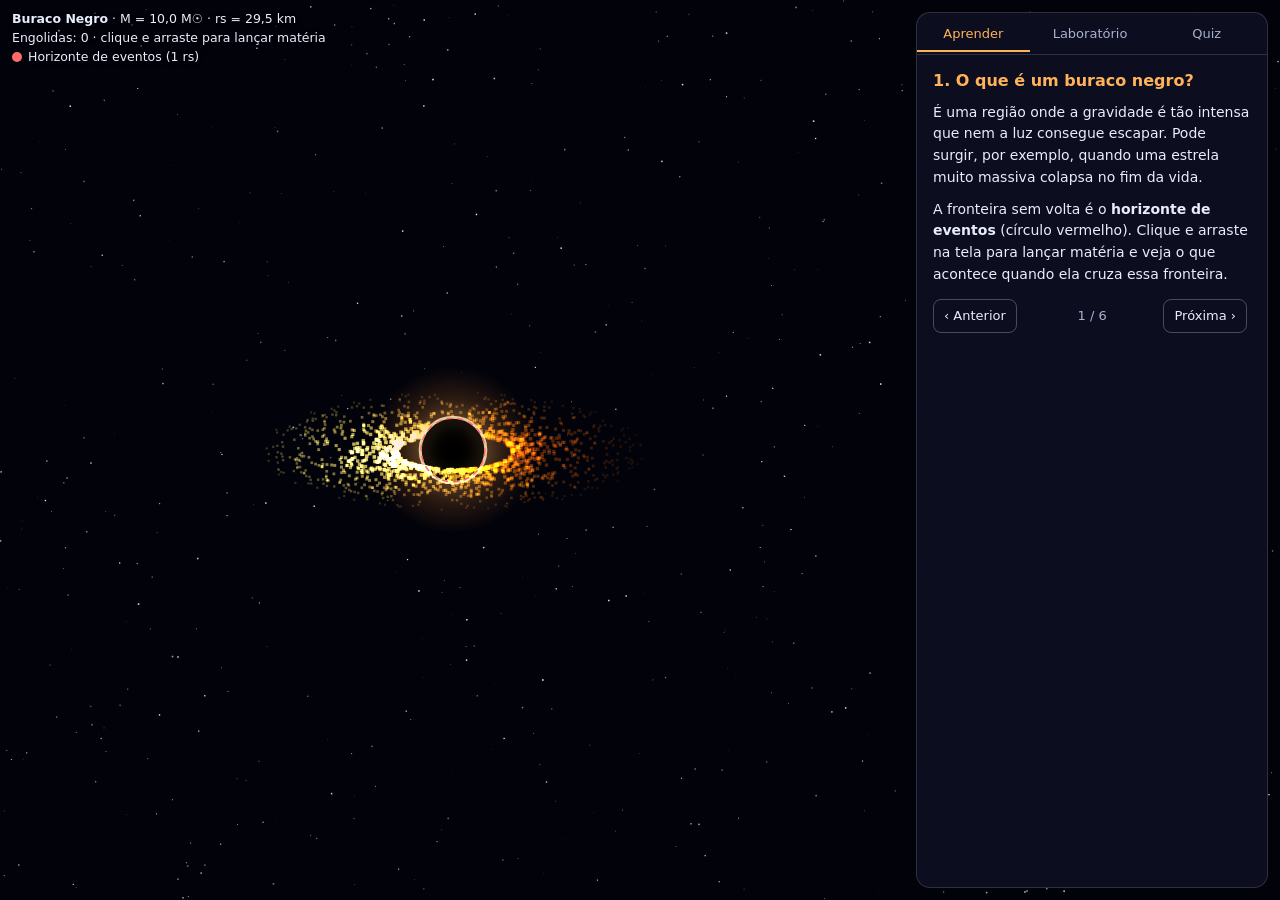
<file: Index.html>
<!DOCTYPE html>
<html lang="pt-BR">
<head>
  <meta charset="utf-8">
  <meta name="viewport" content="width=device-width, initial-scale=1, viewport-fit=cover">
  <title>Buraco Negro Educativo</title>
  <link rel="stylesheet" href="style.css">
</head>
<body>
  <canvas id="c"></canvas>

  <div id="read">
    <b>Buraco Negro</b> · M = <span id="rm"></span> M☉ · rs = <span id="rr"></span><br>
    Engolidas: <span id="n">0</span> · clique e arraste para lançar matéria<br>
    <span id="lg"></span><span id="pr"></span>
  </div>

  <aside>
    <nav>
      <button data-t="learn" class="on">Aprender</button>
      <button data-t="lab">Laboratório</button>
      <button data-t="quiz">Quiz</button>
    </nav>

    <section id="learn" class="tab on"></section>

    <section id="lab" class="tab">
      <h3>Laboratório</h3>
      <p>Mude os parâmetros e observe o que acontece.</p>

      <label>Massa (escala logarítmica, de 1 a 10 bilhões de M☉)</label>
      <input id="m" type="range" min="0" max="10" step="0.01" value="1">

      <p>
        <button onclick="preset(1)">Estelar (10 M☉)</button>
        <button onclick="preset(6.63)">Sagitário A*</button>
        <button onclick="preset(9.81)">M87*</button>
      </p>

      <label>Inclinação do disco</label>
      <input id="t" type="range" min="5" max="85" value="72">

      <label><input id="l" type="checkbox" checked> Lente gravitacional</label>
      <label><input id="r1" type="checkbox" checked> Mostrar horizonte de eventos</label>
      <label><input id="r2" type="checkbox"> Mostrar esfera de fótons</label>
      <label><input id="r3" type="checkbox"> Mostrar última órbita estável</label>

      <p class="lab-actions">
        <button onclick="launchParticle(5)">Órbita a 5 rs</button>
        <button onclick="launchParticle(2)">Órbita a 2 rs</button>
        <button onclick="particles = []">Limpar matéria</button>
      </p>

      <p class="note">Modelo simplificado: o tamanho na tela não é proporcional à massa real, e a sombra é desenhada com raio igual ao horizonte. Na imagem real, a sombra parece ~2,6 vezes maior por causa da lente.</p>
    </section>

    <section id="quiz" class="tab"></section>
  </aside>

  <script src="script.js"></script>
</body>
</html>
</file>
<file: style.css>
:root {
  color-scheme: dark;
  --bg: #02030a;
  --fg: #e8ecff;
  --mut: #a9b0d0;
  --panel: rgba(14, 16, 34, 0.9);
  --ac: #ffb259;
  --ln: rgba(255, 255, 255, 0.14);
  box-sizing: border-box;
  padding-top: env(safe-area-inset-top, 0px);
}

html,
body {
  height: 100%;
  margin: 0;
  background: var(--bg);
  color: var(--fg);
  font-family: system-ui, -apple-system, Segoe UI, Roboto, sans-serif;
  overflow: hidden;
}

canvas {
  position: fixed;
  inset: 0;
  width: 100%;
  height: 100%;
  touch-action: none;
  cursor: crosshair;
}

#read {
  position: fixed;
  top: calc(10px + env(safe-area-inset-top, 0px));
  left: 12px;
  max-width: calc(100% - 24px);
  font-size: 12.5px;
  line-height: 1.5;
  pointer-events: none;
  text-shadow: 0 1px 4px #000;
}

#lg i {
  display: inline-block;
  width: 10px;
  height: 10px;
  margin-right: 6px;
  border-radius: 50%;
  vertical-align: -1px;
}

aside {
  position: fixed;
  top: calc(12px + env(safe-area-inset-top, 0px));
  right: 12px;
  bottom: 12px;
  display: flex;
  width: 350px;
  flex-direction: column;
  overflow: hidden;
  border: 1px solid var(--ln);
  border-radius: 14px;
  background: var(--panel);
  backdrop-filter: blur(8px);
}

nav {
  display: flex;
  border-bottom: 1px solid var(--ln);
}

nav button {
  flex: 1;
  padding: 11px 6px;
  border: 0;
  border-radius: 0;
  background: transparent;
  color: var(--mut);
}

nav button.on {
  color: var(--ac);
  box-shadow: inset 0 -2px var(--ac);
}

.tab {
  display: none;
  overflow-y: auto;
  padding: 14px 16px calc(14px + env(safe-area-inset-bottom, 0px));
  font-size: 14px;
  line-height: 1.55;
}

.tab.on {
  display: block;
}

h3 {
  margin: 0 0 8px;
  color: var(--ac);
  font-size: 16px;
}

p {
  margin: 0 0 10px;
}

button {
  margin: 2px 4px 2px 0;
  padding: 6px 10px;
  border: 1px solid rgba(255, 255, 255, 0.25);
  border-radius: 8px;
  background: transparent;
  color: var(--fg);
  font: inherit;
  font-size: 13px;
  cursor: pointer;
}

button:hover {
  border-color: var(--ac);
  color: var(--ac);
}

.step {
  display: flex;
  align-items: center;
  justify-content: space-between;
  margin-top: 12px;
  color: var(--mut);
  font-size: 13px;
}

label {
  display: block;
  margin: 10px 0 2px;
  color: var(--mut);
  font-size: 13px;
}

input[type='range'] {
  width: 100%;
  accent-color: var(--ac);
}

.lab-actions {
  margin-top: 12px;
}

.quiz-option {
  display: block;
  width: 100%;
  margin: 6px 0;
  text-align: left;
}

.quiz-feedback {
  margin-top: 10px;
}

.note {
  color: var(--mut);
  font-size: 12px;
}

@media (max-width: 760px) {
  aside {
    top: 54%;
    right: 0;
    bottom: 0;
    left: 0;
    width: auto;
    border-radius: 14px 14px 0 0;
  }
}
</file>
